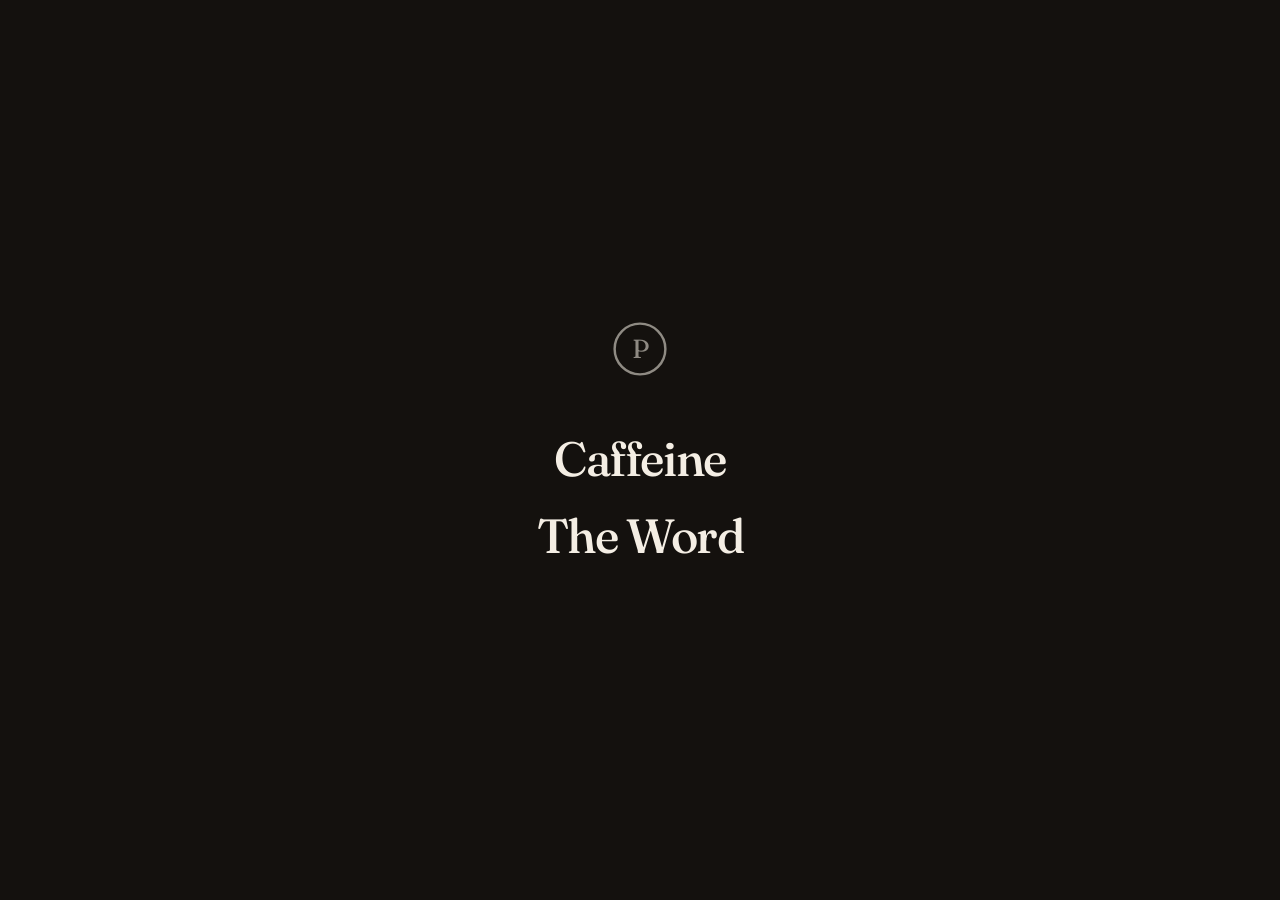
<file: index.html>
<!DOCTYPE html>
<html lang="en">

<head>
  <meta charset="utf-8" />
  <meta name="viewport" content="width=device-width, initial-scale=1, viewport-fit=cover" />
  <title>Circle P</title>
  <meta name="description" content="Small apps from Circle P — Caffeine, and The Word." />
  <meta name="theme-color" content="#14110e" />
  <meta name="color-scheme" content="dark" />
  <link rel="canonical" href="https://eprothro.github.io/apps/" />
  <link rel="icon" href="https://eprothro.github.io/apps/favicon.svg" type="image/svg+xml" />
  <link rel="icon" href="https://eprothro.github.io/apps/favicon.png" type="image/png" sizes="32x32" />
  <link rel="apple-touch-icon" href="https://eprothro.github.io/apps/apple-touch-icon.png" sizes="180x180" />
  <meta property="og:type" content="website" />
  <meta property="og:site_name" content="Circle P" />
  <meta property="og:locale" content="en_US" />
  <meta property="og:url" content="https://eprothro.github.io/apps/" />
  <meta property="og:title" content="Circle P" />
  <meta property="og:description" content="Small apps from Circle P — Caffeine, and The Word." />
  <meta property="og:image" content="https://eprothro.github.io/apps/og/home.jpg" />
  <meta property="og:image:type" content="image/jpeg" />
  <meta property="og:image:width" content="1200" />
  <meta property="og:image:height" content="630" />
  <meta property="og:image:alt" content="Circle P — Caffeine and The Word" />
  <meta name="twitter:card" content="summary_large_image" />
  <meta name="twitter:title" content="Circle P" />
  <meta name="twitter:description" content="Small apps from Circle P — Caffeine, and The Word." />
  <meta name="twitter:image" content="https://eprothro.github.io/apps/og/home.jpg" />
  <script type="application/ld+json">
    {"@context":"https://schema.org","@type":"WebSite","name":"Circle P","url":"https://eprothro.github.io/apps/"}
  </script>
  <link rel="preconnect" href="https://fonts.googleapis.com" />
  <link rel="preconnect" href="https://fonts.gstatic.com" crossorigin />
  <link
    href="https://fonts.googleapis.com/css2?family=Fraunces:opsz,wght@9..144,500;9..144,600&family=Outfit:wght@400;500;600&display=swap"
    rel="stylesheet" />
  <link rel="stylesheet" href="shared.css?v=3" />
</head>

<body class="home">
  <main class="home-stage">
    <h1 class="home-brand">
      <svg viewBox="0 0 32 32" width="56" height="56" aria-hidden="true">
        <circle cx="16" cy="16" r="14.5" fill="none" stroke="currentColor" stroke-width="1.4" />
        <text x="16" y="21" text-anchor="middle" font-size="15" font-family="Fraunces, Georgia, serif"
          fill="currentColor">
          P
        </text>
      </svg>
      <span class="sr-only">Circle P</span>
    </h1>
    <nav class="home-apps" aria-label="Apps">
      <a href="caffeine/">Caffeine</a>
      <a href="the-word/">The Word</a>
    </nav>
  </main>
</body>

</html>
</file>
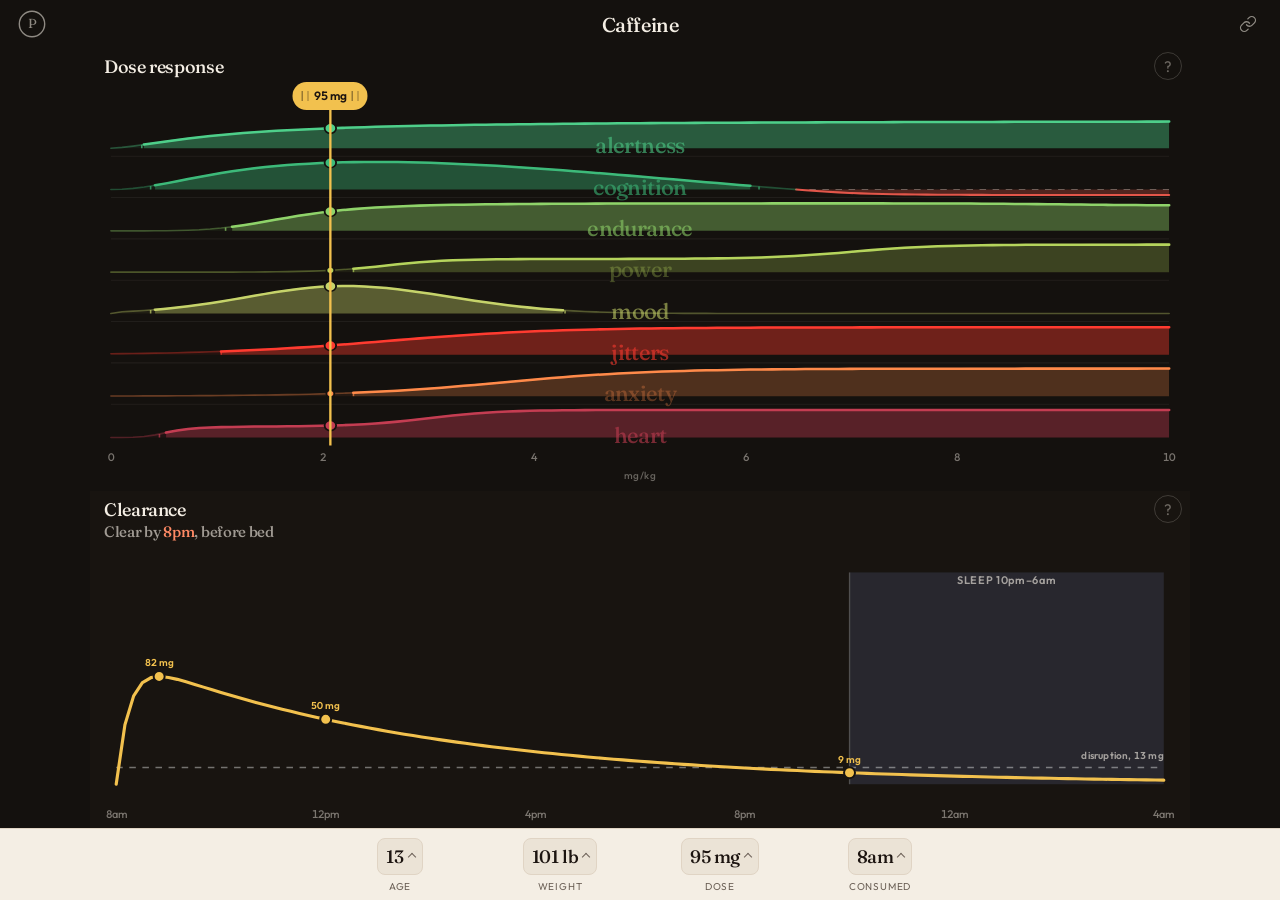
<file: caffeine/index.html>
<!DOCTYPE html>
<html lang="en">

<head>
  <meta charset="utf-8" />
  <meta name="viewport" content="width=device-width, initial-scale=1, viewport-fit=cover" />
  <title>Caffeine · Circle P</title>
  <meta name="description"
    content="See what a caffeine dose does at your age and weight — alertness, mood, heart, sleep — and how long it stays in you." />
  <meta name="theme-color" content="#14110e" />
  <meta name="color-scheme" content="dark" />
  <meta name="apple-mobile-web-app-title" content="Caffeine" />
  <link rel="canonical" href="https://eprothro.github.io/apps/caffeine/" />
  <link rel="icon" href="https://eprothro.github.io/apps/favicon.svg" type="image/svg+xml" />
  <link rel="icon" href="https://eprothro.github.io/apps/favicon.png" type="image/png" sizes="32x32" />
  <link rel="apple-touch-icon" href="https://eprothro.github.io/apps/apple-touch-icon.png" sizes="180x180" />
  <meta property="og:type" content="website" />
  <meta property="og:site_name" content="Circle P" />
  <meta property="og:locale" content="en_US" />
  <meta property="og:url" content="https://eprothro.github.io/apps/caffeine/" />
  <meta property="og:title" content="Caffeine · Circle P" />
  <meta property="og:description"
    content="See what a caffeine dose does at your age and weight — alertness, mood, heart, sleep — and how long it stays in you." />
  <meta property="og:image" content="https://eprothro.github.io/apps/og/caffeine.jpg" />
  <meta property="og:image:type" content="image/jpeg" />
  <meta property="og:image:width" content="1200" />
  <meta property="og:image:height" content="630" />
  <meta property="og:image:alt" content="Caffeine — Circle P" />
  <meta name="twitter:card" content="summary_large_image" />
  <meta name="twitter:title" content="Caffeine · Circle P" />
  <meta name="twitter:description"
    content="See what a caffeine dose does at your age and weight — alertness, mood, heart, sleep — and how long it stays in you." />
  <meta name="twitter:image" content="https://eprothro.github.io/apps/og/caffeine.jpg" />
  <link rel="preconnect" href="https://fonts.googleapis.com" />
  <link rel="preconnect" href="https://fonts.gstatic.com" crossorigin />
  <link
    href="https://fonts.googleapis.com/css2?family=Fraunces:opsz,wght@9..144,500;9..144,600&family=Outfit:wght@400;500;600&display=swap"
    rel="stylesheet" />
  <link rel="stylesheet" href="../shared.css?v=3" />
  <link rel="stylesheet" href="styles.css?v=35" />
</head>

<body>
  <h1 class="sr-only">Caffeine</h1>
  <header class="top">
    <a class="brand" href="../" aria-label="Circle P">
      <svg viewBox="0 0 32 32" width="28" height="28" aria-hidden="true">
        <circle cx="16" cy="16" r="14.5" fill="none" stroke="currentColor" stroke-width="1.6" />
        <text x="16" y="21" text-anchor="middle" font-size="15" font-family="Fraunces, Georgia, serif"
          fill="currentColor">P</text>
      </svg>
    </a>
    <button type="button" class="app-name" id="app-toggle" aria-expanded="false" aria-controls="app-menu">
      Caffeine
    </button>
    <button type="button" class="share" id="share" aria-label="Copy link" title="Copy link">
      <svg class="share-icon" viewBox="0 0 24 24" width="18" height="18" aria-hidden="true">
        <path fill="none" stroke="currentColor" stroke-width="1.7" stroke-linecap="round" stroke-linejoin="round"
          d="M10 13a5 5 0 0 0 7.54.54l3-3a5 5 0 0 0-7.07-7.07l-1.72 1.71" />
        <path fill="none" stroke="currentColor" stroke-width="1.7" stroke-linecap="round" stroke-linejoin="round"
          d="M14 11a5 5 0 0 0-7.54-.54l-3 3a5 5 0 0 0 7.07 7.07l1.71-1.71" />
      </svg>
      <svg class="share-check" viewBox="0 0 24 24" width="18" height="18" aria-hidden="true">
        <path fill="none" stroke="currentColor" stroke-width="1.7" stroke-linecap="round" stroke-linejoin="round"
          d="M20 6 9 17l-5-5" />
      </svg>
      <span class="share-tip" id="share-tip" hidden aria-hidden="true"></span>
    </button>
  </header>
  <span id="share-status" class="sr-only" role="status"></span>

  <div class="app-menu" id="app-menu" hidden>
    <a href="./" aria-current="page">Caffeine</a>
    <a href="../the-word/">The Word</a>
  </div>

  <main class="fold">
    <section class="panel" id="dose-panel">
      <div class="panel-head">
        <h2>Dose response</h2>
        <button type="button" class="help" data-flip="dose-panel" data-label="What these curves mean"
          aria-expanded="false" aria-controls="dose-notes" aria-label="What these curves mean">?</button>
      </div>
      <div class="flip">
        <div class="flip-inner">
          <div class="flip-front">
            <div class="dose-wrap">
              <div class="dose-hud" aria-hidden="true"></div>
              <div class="dose-plot">
                <svg id="dose-chart" viewBox="0 0 840 338" preserveAspectRatio="none" role="slider"
                  aria-label="Dose in milligrams" aria-valuemin="0" aria-valuemax="800"></svg>
                <div id="dose-stamps" class="dose-stamps" aria-hidden="true"></div>
              </div>
              <div class="dose-scale">
                <div id="dose-axis" class="dose-axis"></div>
                <p class="dose-unit">mg/kg</p>
              </div>
              <div id="dose-handle" class="dose-handle">
                <div id="dose-pill" class="dose-pill"></div>
              </div>
            </div>
          </div>
          <div class="flip-back">
            <p class="notes-lead" id="notes-lead">mg below are for 13 y, 101 lb</p>
            <dl id="dose-notes">
              <dt>Alertness</dt>
              <dd><span data-note="alertness"></span>
                <span class="cite">Lieberman 1987. Lieberman 2002, men ~24.</span>
              </dd>
              <dt>Cognition</dt>
              <dd><span data-note="cognition"></span>
                <span class="cite">Lieberman 1987. Childs &amp; de Wit 2006, adults 18–35. Kaplan 1997.</span>
              </dd>
              <dt>Endurance</dt>
              <dd><span data-note="endurance"></span>
                <span class="cite">Graham &amp; Spriet 1995, men ~20s. Southward 2018.</span>
              </dd>
              <dt>Power</dt>
              <dd><span data-note="power"></span>
                <span class="cite">Pallarés 2013, men ~25.</span>
              </dd>
              <dt>Speed</dt>
              <dd><span data-note="speed"></span>
                <span class="cite">Saville 2018. Salinero 2019. Christensen 2017.</span>
              </dd>
              <dt>Mood</dt>
              <dd><span data-note="mood"></span>
                <span class="cite">Smit &amp; Rogers 2000. Childs &amp; de Wit 2006. Griffiths, adults.</span>
              </dd>
              <dt>Jitters</dt>
              <dd><span data-note="jitters"></span>
                <span class="cite">Richardson 1995, adults.</span>
              </dd>
              <dt>Anxiety</dt>
              <dd><span data-note="anxiety"></span>
                <span class="cite">Childs &amp; de Wit 2006. Rogers 2010, adults.</span>
              </dd>
              <dt>Heart</dt>
              <dd><span data-note="heart"></span>
                <span class="cite">Temple 2014, ages 8–9 and 15–17. Turley 2008. Mandilaras 2022, mean age 14.5.</span>
              </dd>
            </dl>
          </div>
        </div>
      </div>
    </section>
    <section class="panel clear-panel" id="clear-panel">
      <div class="clear-head">
        <div class="panel-head">
          <h2>Clearance</h2>
          <button type="button" class="help" data-flip="clear-panel" data-label="What this chart means"
            aria-expanded="false" aria-controls="clear-notes" aria-label="What this chart means">?</button>
        </div>
        <p id="sleep-readout"></p>
      </div>
      <div class="flip">
        <div class="flip-inner">
          <div class="flip-front">
            <div class="clear-wrap">
              <svg id="clear-chart" viewBox="0 0 840 220" preserveAspectRatio="none" role="img"></svg>
              <div id="clear-marks" class="clear-marks" aria-hidden="true"></div>
              <div id="clear-axis" class="dose-axis" aria-hidden="true"></div>
            </div>
          </div>
          <div class="flip-back">
            <dl id="clear-notes">
              <dt>Uptake</dt>
              <dd><span data-note="uptake"></span>
                <span class="cite">Bonati 1982. Liguori 1997, adults, 400 mg. Brachtel 1988.</span>
              </dd>
              <dt>Metabolism rate</dt>
              <dd><span data-note="decay"></span>
                <span class="cite">EFSA 2015. Aranda 1979.</span>
              </dd>
              <dt>Sleep disruption</dt>
              <dd><span data-note="quiet"></span>
                <span class="cite">Landolt 1995, young men ~70 kg.</span>
              </dd>
            </dl>
          </div>
        </div>
      </div>
    </section>
  </main>

  <div class="scrim" id="scrim" hidden></div>

  <div class="sheet" id="sheet" hidden>
    <button type="button" class="sheet-dismiss" id="sheet-dismiss" aria-label="Close editor">
      <span aria-hidden="true"></span>
    </button>
    <div class="editor" data-editor="age">
      <div class="chips" id="age-chips"></div>
      <input id="age-range" type="range" min="8" max="80" step="1" value="13" />
      <div class="stepper">
        <button type="button" id="age-down" aria-label="Younger">−</button>
        <div class="stepper-value">
          <input id="age-input" type="number" min="8" max="80" step="1" value="13" />
          <span>yr</span>
        </div>
        <button type="button" id="age-up" aria-label="Older">+</button>
      </div>
      <p class="meta" aria-hidden="true">&nbsp;</p>
    </div>

    <div class="editor" data-editor="weight">
      <div class="chips" id="weight-chips"></div>
      <input id="weight-range" type="range" min="40" max="400" step="1" value="101" />
      <div class="stepper">
        <button type="button" id="weight-down" aria-label="Lighter">−</button>
        <div class="stepper-value">
          <input id="weight-input" type="number" min="40" max="400" step="1" value="101" />
          <span>lb</span>
        </div>
        <button type="button" id="weight-up" aria-label="Heavier">+</button>
      </div>
      <p class="meta" id="weight-kg">46 kg</p>
    </div>

    <div class="editor" data-editor="dose">
      <div class="chips" id="drinks"></div>
      <input id="dose-range" type="range" min="0" max="400" step="1" value="95" />
      <div class="stepper">
        <button type="button" id="dose-down" aria-label="Less">−</button>
        <div class="stepper-value">
          <input id="dose-input" type="number" min="0" max="800" step="1" value="95" />
          <span>mg</span>
        </div>
        <button type="button" id="dose-up" aria-label="More">+</button>
      </div>
      <p class="meta" id="dose-meta">2.1 mg/kg</p>
    </div>

    <div class="editor editor-split" data-editor="time">
      <div class="editor-col">
        <div class="chips" id="consume-chips"></div>
        <input id="consume-range" type="range" min="300" max="1320" step="15" value="480" />
        <div class="stepper">
          <button type="button" id="consume-down" aria-label="Earlier">−</button>
          <div class="stepper-value">
            <span id="consume-display" class="stepper-clock">8am</span>
          </div>
          <button type="button" id="consume-up" aria-label="Later">+</button>
        </div>
        <p class="meta">consumed</p>
      </div>
      <div class="editor-col">
        <div class="chips" id="bed-chips"></div>
        <input id="bed-range" type="range" min="1080" max="1560" step="15" value="1320" />
        <div class="stepper">
          <button type="button" id="bed-down" aria-label="Earlier bedtime">−</button>
          <div class="stepper-value">
            <span id="bed-display" class="stepper-clock">10pm</span>
          </div>
          <button type="button" id="bed-up" aria-label="Later bedtime">+</button>
        </div>
        <p class="meta">bedtime</p>
      </div>
    </div>
  </div>

  <nav class="tray" aria-label="Inputs">
    <div class="tray-inner">
      <button type="button" class="tray-item" data-sheet="age">
        <span class="tray-field">
          <strong id="tray-age">13</strong>
          <span class="tray-caret" aria-hidden="true"></span>
        </span>
        <span>age</span>
      </button>
      <button type="button" class="tray-item" data-sheet="weight">
        <span class="tray-field">
          <strong id="tray-weight">101 lb</strong>
          <span class="tray-caret" aria-hidden="true"></span>
        </span>
        <span>weight</span>
      </button>
      <button type="button" class="tray-item" data-sheet="dose">
        <span class="tray-field">
          <strong id="tray-dose">95 mg</strong>
          <span class="tray-caret" aria-hidden="true"></span>
        </span>
        <span>dose</span>
      </button>
      <button type="button" class="tray-item" data-sheet="time">
        <span class="tray-field">
          <strong id="tray-time">8am</strong>
          <span class="tray-caret" aria-hidden="true"></span>
        </span>
        <span>consumed</span>
      </button>
    </div>
  </nav>

  <script src="app.js?v=51"></script>
</body>

</html>
</file>
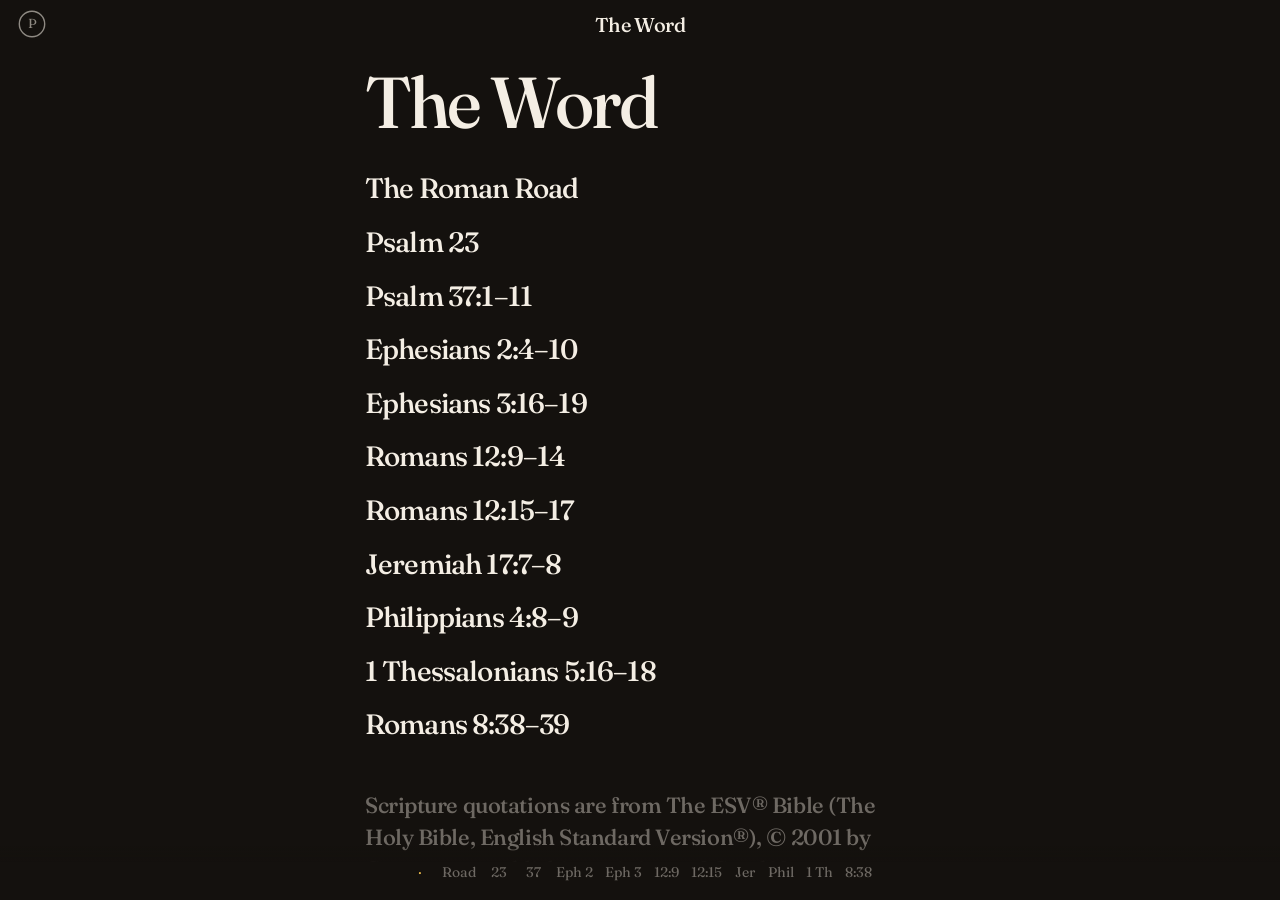
<file: the-word/index.html>
<!DOCTYPE html>
<html lang="en">

<head>
  <meta charset="utf-8" />
  <meta name="viewport" content="width=device-width, initial-scale=1, viewport-fit=cover" />
  <title>The Word · Circle P</title>
  <meta name="description"
    content="Passages from the English Standard Version — the Roman Road, Psalm 23, and others." />
  <meta name="theme-color" content="#14110e" />
  <meta name="color-scheme" content="light" />
  <meta name="apple-mobile-web-app-title" content="The Word" />
  <link rel="canonical" href="https://eprothro.github.io/apps/the-word/" />
  <link rel="icon" href="https://eprothro.github.io/apps/favicon.svg" type="image/svg+xml" />
  <link rel="icon" href="https://eprothro.github.io/apps/favicon.png" type="image/png" sizes="32x32" />
  <link rel="apple-touch-icon" href="https://eprothro.github.io/apps/apple-touch-icon.png" sizes="180x180" />
  <meta property="og:type" content="website" />
  <meta property="og:site_name" content="Circle P" />
  <meta property="og:locale" content="en_US" />
  <meta property="og:url" content="https://eprothro.github.io/apps/the-word/" />
  <meta property="og:title" content="The Word · Circle P" />
  <meta property="og:description"
    content="Passages from the English Standard Version — the Roman Road, Psalm 23, and others." />
  <meta property="og:image" content="https://eprothro.github.io/apps/og/the-word.jpg" />
  <meta property="og:image:type" content="image/jpeg" />
  <meta property="og:image:width" content="1200" />
  <meta property="og:image:height" content="630" />
  <meta property="og:image:alt" content="The Word — Circle P" />
  <meta name="twitter:card" content="summary_large_image" />
  <meta name="twitter:title" content="The Word · Circle P" />
  <meta name="twitter:description"
    content="Passages from the English Standard Version — the Roman Road, Psalm 23, and others." />
  <meta name="twitter:image" content="https://eprothro.github.io/apps/og/the-word.jpg" />
  <link rel="preconnect" href="https://fonts.googleapis.com" />
  <link rel="preconnect" href="https://fonts.gstatic.com" crossorigin />
  <link
    href="https://fonts.googleapis.com/css2?family=Fraunces:opsz,wght@9..144,500;9..144,600&family=Outfit:wght@400;500;600&display=swap"
    rel="stylesheet" />
  <link rel="stylesheet" href="../shared.css?v=3" />
  <link rel="stylesheet" href="styles.css?v=2" />
</head>

<body>
  <header class="top">
    <a class="brand" href="../" aria-label="Circle P">
      <svg viewBox="0 0 32 32" width="28" height="28" aria-hidden="true">
        <circle cx="16" cy="16" r="14.5" fill="none" stroke="currentColor" stroke-width="1.6" />
        <text x="16" y="21" text-anchor="middle" font-size="15" font-family="Fraunces, Georgia, serif"
          fill="currentColor">P</text>
      </svg>
    </a>
    <button type="button" class="app-name" id="app-toggle" aria-expanded="false" aria-controls="app-menu">
      The Word
    </button>
    <span class="top-spacer" aria-hidden="true"></span>
  </header>

  <div class="app-menu" id="app-menu" hidden>
    <a href="../caffeine/">Caffeine</a>
    <a href="./" aria-current="page">The Word</a>
  </div>

  <main class="walk" id="walk">
    <section class="station station-home" id="home">
      <div class="sheet">
        <h1>The Word</h1>
        <nav class="toc" aria-label="Passages">
          <a href="#roman-road">The Roman Road</a>
          <a href="#psalm-23">Psalm 23</a>
          <a href="#psalm-37">Psalm 37:1–11</a>
          <a href="#eph-2">Ephesians 2:4–10</a>
          <a href="#eph-3">Ephesians 3:16–19</a>
          <a href="#rom-12a">Romans 12:9–14</a>
          <a href="#rom-12b">Romans 12:15–17</a>
          <a href="#jer-17">Jeremiah 17:7–8</a>
          <a href="#phil-4">Philippians 4:8–9</a>
          <a href="#thess-5">1 Thessalonians 5:16–18</a>
          <a href="#rom-8">Romans 8:38–39</a>
        </nav>
        <p class="notice">Scripture quotations are from The ESV® Bible (The Holy Bible, English Standard Version®), ©
          2001 by Crossway, a publishing ministry of Good News Publishers. Used by permission. All rights reserved.</p>
      </div>
    </section>

    <article class="station" id="roman-road">
      <div class="sheet">
        <h2>The Roman Road</h2>
        <h3>Romans 3:23</h3>
        <p>For all have sinned and fall short of the glory of God.</p>
        <h3>Romans 6:23</h3>
        <p>For the wages of sin is death, but the free gift of God is eternal life in Christ Jesus our Lord.</p>
        <h3>Romans 5:8</h3>
        <p>But God shows his love for us in that while we were still sinners, Christ died for us.</p>
        <h3>Romans 10:9–10</h3>
        <p>Because, if you confess with your mouth that Jesus is Lord and believe in your heart that God raised him from
          the dead, you will be saved. For with the heart one believes and is justified, and with the mouth one
          confesses and is saved.</p>
        <h3>Romans 10:13</h3>
        <p>For “everyone who calls on the name of the Lord will be saved.”</p>
      </div>
    </article>

    <article class="station" id="psalm-23">
      <div class="sheet">
        <h2>Psalm 23</h2>
        <p class="kicker">A Psalm of David</p>
        <div class="poem">
          <p>The Lord is my shepherd; I shall not want.<br />
            He makes me lie down in green pastures.<br />
            He leads me beside still waters.<br />
            He restores my soul.<br />
            He leads me in paths of righteousness<br />
            <span class="indent">for his name’s sake.</span>
          </p>
          <p>Even though I walk through the valley of the shadow of death,<br />
            <span class="indent">I will fear no evil,</span><br />
            for you are with me;<br />
            <span class="indent">your rod and your staff,</span><br />
            <span class="indent">they comfort me.</span>
          </p>
          <p>You prepare a table before me<br />
            <span class="indent">in the presence of my enemies;</span><br />
            you anoint my head with oil;<br />
            <span class="indent">my cup overflows.</span><br />
            Surely goodness and mercy shall follow me<br />
            <span class="indent">all the days of my life,</span><br />
            and I shall dwell in the house of the Lord<br />
            <span class="indent">forever.</span>
          </p>
        </div>
      </div>
    </article>

    <article class="station" id="psalm-37">
      <div class="sheet">
        <h2>Psalm 37:1–11</h2>
        <p class="kicker">Of David</p>
        <div class="poem">
          <p>Fret not yourself because of evildoers;<br />
            <span class="indent">be not envious of wrongdoers!</span><br />
            For they will soon fade like the grass<br />
            <span class="indent">and wither like the green herb.</span>
          </p>
          <p>Trust in the Lord, and do good;<br />
            <span class="indent">dwell in the land and befriend faithfulness.</span><br />
            Delight yourself in the Lord,<br />
            <span class="indent">and he will give you the desires of your heart.</span>
          </p>
          <p>Commit your way to the Lord;<br />
            <span class="indent">trust in him, and he will act.</span><br />
            He will bring forth your righteousness as the light,<br />
            <span class="indent">and your justice as the noonday.</span>
          </p>
          <p>Be still before the Lord and wait patiently for him;<br />
            fret not yourself over the one who prospers in his way,<br />
            <span class="indent">over the man who carries out evil devices!</span>
          </p>
          <p>Refrain from anger, and forsake wrath!<br />
            <span class="indent">Fret not yourself; it tends only to evil.</span><br />
            For the evildoers shall be cut off,<br />
            <span class="indent">but those who wait for the Lord shall inherit the land.</span>
          </p>
          <p>In just a little while, the wicked will be no more;<br />
            though you look carefully at his place, he will not be there.<br />
            But the meek shall inherit the land<br />
            <span class="indent">and delight themselves in abundant peace.</span>
          </p>
        </div>
      </div>
    </article>

    <article class="station" id="eph-2">
      <div class="sheet">
        <h2>Ephesians 2:4–10</h2>
        <p>But God, being rich in mercy, because of the great love with which he loved us, even when we were dead in our
          trespasses, made us alive together with Christ—by grace you have been saved—and raised us up with him and
          seated us with him in the heavenly places in Christ Jesus, so that in the coming ages he might show the
          immeasurable riches of his grace in kindness toward us in Christ Jesus.</p>
        <p>For by grace you have been saved through faith. And this is not your own doing; it is the gift of God, not a
          result of works, so that no one may boast.</p>
        <p>For we are his workmanship, created in Christ Jesus for good works, which God prepared beforehand, that we
          should walk in them.</p>
      </div>
    </article>

    <article class="station" id="eph-3">
      <div class="sheet">
        <h2>Ephesians 3:16–19</h2>
        <p>…that according to the riches of his glory he may grant you to be strengthened with power through his Spirit
          in your inner being, so that Christ may dwell in your hearts through faith—that you, being rooted and grounded
          in love, may have strength to comprehend with all the saints what is the breadth and length and height and
          depth, and to know the love of Christ that surpasses knowledge, that you may be filled with all the fullness
          of God.</p>
      </div>
    </article>

    <article class="station" id="rom-12a">
      <div class="sheet">
        <h2>Romans 12:9–14</h2>
        <p>Let love be genuine. Abhor what is evil; hold fast to what is good. Love one another with brotherly
          affection. Outdo one another in showing honor. Do not be slothful in zeal, be fervent in spirit, serve the
          Lord. Rejoice in hope, be patient in tribulation, be constant in prayer. Contribute to the needs of the saints
          and seek to show hospitality.</p>
        <p>Bless those who persecute you; bless and do not curse them.</p>
      </div>
    </article>

    <article class="station" id="rom-12b">
      <div class="sheet">
        <h2>Romans 12:15–17</h2>
        <p>Rejoice with those who rejoice, weep with those who weep. Live in harmony with one another. Do not be
          haughty, but associate with the lowly. Never be wise in your own sight. Repay no one evil for evil, but give
          thought to do what is honorable in the sight of all.</p>
      </div>
    </article>

    <article class="station" id="jer-17">
      <div class="sheet">
        <h2>Jeremiah 17:7–8</h2>
        <div class="poem">
          <p>“Blessed is the man who trusts in the Lord,<br />
            <span class="indent">whose trust is the Lord.</span><br />
            He is like a tree planted by water,<br />
            <span class="indent">that sends out its roots by the stream,</span><br />
            and does not fear when heat comes,<br />
            <span class="indent">for its leaves remain green,</span><br />
            and is not anxious in the year of drought,<br />
            <span class="indent">for it does not cease to bear fruit.”</span>
          </p>
        </div>
      </div>
    </article>

    <article class="station" id="phil-4">
      <div class="sheet">
        <h2>Philippians 4:8–9</h2>
        <p>Finally, brothers, whatever is true, whatever is honorable, whatever is just, whatever is pure, whatever is
          lovely, whatever is commendable, if there is any excellence, if there is anything worthy of praise, think
          about these things. What you have learned and received and heard and seen in me—practice these things, and the
          God of peace will be with you.</p>
      </div>
    </article>

    <article class="station" id="thess-5">
      <div class="sheet">
        <h2>1 Thessalonians 5:16–18</h2>
        <p>Rejoice always, pray without ceasing, give thanks in all circumstances; for this is the will of God in Christ
          Jesus for you.</p>
      </div>
    </article>

    <article class="station" id="rom-8">
      <div class="sheet">
        <h2>Romans 8:38–39</h2>
        <p>For I am sure that neither death nor life, nor angels nor rulers, nor things present nor things to come, nor
          powers, nor height nor depth, nor anything else in all creation, will be able to separate us from the love of
          God in Christ Jesus our Lord.</p>
      </div>
    </article>
  </main>

  <nav class="path" id="path" aria-label="Passages">
    <a href="#home" data-station="home" aria-label="Contents">·</a>
    <a href="#roman-road" data-station="roman-road">Road</a>
    <a href="#psalm-23" data-station="psalm-23">23</a>
    <a href="#psalm-37" data-station="psalm-37">37</a>
    <a href="#eph-2" data-station="eph-2">Eph 2</a>
    <a href="#eph-3" data-station="eph-3">Eph 3</a>
    <a href="#rom-12a" data-station="rom-12a">12:9</a>
    <a href="#rom-12b" data-station="rom-12b">12:15</a>
    <a href="#jer-17" data-station="jer-17">Jer</a>
    <a href="#phil-4" data-station="phil-4">Phil</a>
    <a href="#thess-5" data-station="thess-5">1 Th</a>
    <a href="#rom-8" data-station="rom-8">8:38</a>
  </nav>

  <script src="app.js"></script>
</body>

</html>
</file>
<file: shared.css>
:root {
  --bg: #efe6d6;
  --ink: #1c1410;
  --ink-soft: #5c5046;
  --paper: #fff8ee;
  --rule: #d9cbb6;
  --stage: #14110e;
  --serif: "Fraunces", "Iowan Old Style", Georgia, serif;
  --sans: "Outfit", "Avenir Next", "Segoe UI", sans-serif;
}

* {
  box-sizing: border-box;
}

html {
  background: var(--bg);
}

body {
  margin: 0;
  color: var(--ink);
  background: var(--bg);
  font-family: var(--sans);
  font-size: 17px;
  line-height: 1.5;
}

a {
  color: inherit;
}

.sr-only {
  position: absolute;
  width: 1px;
  height: 1px;
  padding: 0;
  margin: -1px;
  overflow: hidden;
  clip: rect(0, 0, 0, 0);
  white-space: nowrap;
  border: 0;
}

.home {
  color: #f4eee4;
  background: var(--stage);
}

.home html,
html:has(.home) {
  background: var(--stage);
}

.home-stage {
  display: flex;
  flex-direction: column;
  align-items: center;
  justify-content: center;
  gap: 48px;
  min-height: 100dvh;
  padding: max(32px, env(safe-area-inset-top)) 24px max(40px, env(safe-area-inset-bottom));
}

.home-brand {
  margin: 0;
  color: rgba(244, 238, 228, 0.55);
  font-size: inherit;
  font-weight: inherit;
  line-height: 0;
}

.home-apps {
  display: flex;
  flex-direction: column;
  align-items: center;
  gap: 8px;
}

.home-apps a {
  padding: 8px 12px;
  font-family: var(--serif);
  font-size: clamp(32px, 8vw, 48px);
  font-weight: 500;
  letter-spacing: -0.03em;
  line-height: 1.1;
  text-decoration: none;
}

.home-apps a:hover {
  color: #f2c14e;
}
</file>
<file: caffeine/styles.css>
:root {
  --stage: #14110e;
  --paper: #f4eee4;
  --ink: #1c1410;
  --muted: #6d6258;
  --line: #e0d4c4;
  --mark: #f2c14e;
  --header: 48px;
  --tray: 72px;
  --serif: "Fraunces", "Iowan Old Style", Georgia, serif;
  --sans: "Outfit", "Avenir Next", "Segoe UI", sans-serif;
}

* {
  box-sizing: border-box;
}

html,
body {
  margin: 0;
  min-height: 100%;
  background: var(--stage);
  color: var(--paper);
  font-family: var(--sans);
  user-select: none;
  touch-action: manipulation;
}

button,
a {
  touch-action: manipulation;
}

.top {
  position: sticky;
  top: 0;
  z-index: 6;
  display: grid;
  grid-template-columns: 44px 1fr 44px;
  align-items: center;
  height: calc(var(--header) + env(safe-area-inset-top));
  padding: env(safe-area-inset-top) 10px 0;
  background: var(--stage);
}

.brand {
  display: grid;
  place-items: center;
  width: 44px;
  height: 44px;
  color: rgba(244, 238, 228, 0.55);
  text-decoration: none;
}

.brand:hover {
  color: var(--paper);
}

.app-name {
  justify-self: center;
  padding: 6px 12px;
  border: 0;
  background: transparent;
  color: var(--paper);
  font-family: var(--serif);
  font-size: 20px;
  font-weight: 500;
  letter-spacing: -0.02em;
  cursor: pointer;
}

.app-name[aria-expanded="true"] {
  color: var(--mark);
}

.share {
  position: relative;
  display: grid;
  place-items: center;
  width: 44px;
  height: 44px;
  justify-self: center;
  padding: 0;
  border: 0;
  background: transparent;
  color: rgba(244, 238, 228, 0.55);
  cursor: pointer;
}

.share:hover,
.share:focus-visible {
  color: var(--paper);
}

.share.is-copied {
  color: var(--mark);
}

.share:focus-visible {
  outline: 1px solid var(--mark);
  outline-offset: -6px;
  border-radius: 8px;
}

.share-check {
  display: none;
}

.share.is-copied .share-icon {
  display: none;
}

.share.is-copied .share-check {
  display: block;
}

.share-tip {
  position: absolute;
  top: 50%;
  right: calc(100% - 4px);
  transform: translateY(-50%);
  padding: 3px 7px;
  border-radius: 999px;
  background: var(--mark);
  color: var(--ink);
  font-family: var(--sans);
  font-size: 11px;
  font-weight: 600;
  letter-spacing: 0.01em;
  line-height: 1.2;
  white-space: nowrap;
  pointer-events: none;
}

.app-menu:not([hidden]) {
  position: sticky;
  top: calc(var(--header) + env(safe-area-inset-top));
  z-index: 6;
  display: flex;
  flex-direction: column;
  padding: 4px 16px 12px;
  background: var(--stage);
  border-bottom: 1px solid rgba(244, 238, 228, 0.08);
}

.app-menu a {
  padding: 12px 8px;
  color: var(--paper);
  font-size: 16px;
  text-decoration: none;
}

.app-menu a[aria-current="page"] {
  color: var(--mark);
}

.fold {
  display: flex;
  flex-direction: column;
  height: calc(100dvh - var(--header) - var(--tray) - env(safe-area-inset-top) - env(safe-area-inset-bottom));
}

.panel {
  display: flex;
  flex-direction: column;
  min-height: 0;
  flex: 1.55 1 0;
}

.panel:not(.clear-panel) {
  margin-bottom: 8px;
}

.clear-panel {
  flex: 1.2 1 0;
  background: #181410;
}

.panel-head {
  display: flex;
  align-items: center;
  justify-content: space-between;
  gap: 8px;
  min-height: 32px;
  padding: 4px 8px 0 14px;
}

.panel h2 {
  margin: 0;
  font-family: var(--serif);
  font-size: 18px;
  font-weight: 500;
  letter-spacing: -0.02em;
  color: var(--paper);
}

.help {
  flex: 0 0 auto;
  width: 28px;
  height: 28px;
  border: 1px solid rgba(244, 238, 228, 0.18);
  border-radius: 50%;
  background: transparent;
  color: rgba(244, 238, 228, 0.4);
  font-family: var(--sans);
  font-size: 15px;
  font-weight: 400;
  line-height: 1;
  cursor: pointer;
}

.help[aria-expanded="true"] {
  border-color: var(--mark);
  color: var(--mark);
  font-size: 18px;
}

.clear-head {
  display: flex;
  flex-direction: column;
  gap: 0;
  padding: 0;
}

.clear-head .panel-head {
  padding-bottom: 0;
}

.clear-head #sleep-readout {
  padding: 0 14px 2px;
}

.panel.is-flipped #sleep-readout {
  display: none;
}

.flip {
  flex: 1 1 auto;
  min-height: 0;
  perspective: 900px;
}

.flip-inner {
  position: relative;
  width: 100%;
  height: 100%;
  transition: transform 0.4s ease;
  transform-style: preserve-3d;
}

.panel.is-flipped .flip-inner {
  transform: rotateY(180deg);
}

.flip-front,
.flip-back {
  position: absolute;
  inset: 0;
  overflow: hidden;
  backface-visibility: hidden;
  -webkit-backface-visibility: hidden;
}

.flip-front {
  display: flex;
  flex-direction: column;
  pointer-events: auto;
}

.panel.is-flipped .flip-front {
  pointer-events: none;
}

.panel.is-flipped .dose-handle,
.panel.is-flipped .clear-marks {
  visibility: hidden;
}

.flip-back {
  pointer-events: none;
}

.panel.is-flipped .flip-back {
  pointer-events: auto;
}

.flip-front .dose-wrap,
.flip-front .clear-wrap,
.flip-front > svg {
  flex: 1 1 auto;
  min-height: 0;
  height: 100%;
}

.flip-back {
  overflow: auto;
  padding: 4px 14px 14px;
  transform: rotateY(180deg);
  user-select: text;
  -webkit-overflow-scrolling: touch;
}

.notes-lead {
  margin: 0 0 10px;
  font-size: 11px;
  letter-spacing: 0.04em;
  text-align: center;
  color: rgba(244, 238, 228, 0.4);
}

.flip-back dl {
  margin: 0;
}

.flip-back dt {
  margin: 12px 0 4px;
  font-family: var(--serif);
  font-size: clamp(16px, 4.8vw, 22px);
  font-weight: 500;
  letter-spacing: -0.03em;
  line-height: 0.95;
  text-align: center;
  color: var(--paper);
}

.flip-back dt:first-child {
  margin-top: 2px;
}

.flip-back dd {
  margin: 0 auto;
  max-width: 34em;
  font-size: 13px;
  line-height: 1.35;
  color: rgba(244, 238, 228, 0.78);
}

.flip-back .cite {
  display: block;
  margin-top: 3px;
  font-size: 11px;
  color: rgba(244, 238, 228, 0.4);
}

.clear-head p {
  margin: 0;
  font-family: var(--serif);
  font-size: 15px;
  font-weight: 500;
  letter-spacing: -0.02em;
  line-height: 1.25;
  color: rgba(244, 238, 228, 0.62);
}

.clear-head em {
  font-style: normal;
  color: #ff8a65;
}

.panel svg {
  display: block;
  width: 100%;
  flex: 1 1 auto;
  min-height: 0;
  touch-action: none;
  cursor: ew-resize;
}

.dose-wrap {
  position: relative;
  display: flex;
  flex-direction: column;
  flex: 1 1 auto;
  min-height: 0;
}

.dose-plot {
  position: relative;
  flex: 1 1 auto;
  min-height: 0;
}

.dose-plot svg,
.clear-wrap svg {
  display: block;
  width: 100%;
  height: 100%;
}

.clear-wrap {
  position: relative;
  flex: 1 1 auto;
  min-height: 0;
}

.dose-hud {
  position: relative;
  flex: 0 0 auto;
  height: 28px;
  pointer-events: none;
}

.dose-handle {
  position: absolute;
  top: 0;
  bottom: 0;
  z-index: 3;
  display: flex;
  flex-direction: column;
  align-items: center;
  padding-top: 2px;
  width: max-content;
  min-width: 48px;
  transform: translateX(-50%);
  cursor: ew-resize;
  touch-action: none;
  backface-visibility: hidden;
  -webkit-backface-visibility: hidden;
}

.dose-pill {
  display: flex;
  align-items: center;
  gap: 5px;
  padding: 5px 9px;
  border-radius: 999px;
  background: var(--mark);
  color: var(--ink);
  font-family: var(--sans);
  font-size: 12px;
  font-weight: 600;
  font-variant-numeric: tabular-nums;
  letter-spacing: 0;
  white-space: nowrap;
}

.dose-pill::before,
.dose-pill::after {
  content: "";
  width: 7px;
  height: 10px;
  opacity: 0.42;
  background:
    linear-gradient(currentColor, currentColor) left / 1.5px 100% no-repeat,
    linear-gradient(currentColor, currentColor) right / 1.5px 100% no-repeat;
}

.dose-scale {
  flex: 0 0 auto;
  padding: 2px 0 0;
}

.dose-axis {
  position: relative;
  height: 13px;
}

.dose-axis span {
  position: absolute;
  top: 0;
  color: rgba(244, 238, 228, 0.45);
  font-family: var(--sans);
  font-size: 11px;
  font-weight: 500;
  font-variant-numeric: tabular-nums;
  letter-spacing: 0;
  line-height: 1;
  transform: translateX(-50%);
  white-space: nowrap;
}

.dose-unit {
  margin: 3px 0 0;
  text-align: center;
  font-family: var(--sans);
  font-size: 10px;
  font-weight: 500;
  letter-spacing: 0.04em;
  color: rgba(244, 238, 228, 0.38);
}

.clear-marks {
  position: absolute;
  inset: 0;
  pointer-events: none;
}

.clear-mark {
  position: absolute;
  transform: translate(-50%, -140%);
  color: #f2c14e;
  font-family: var(--sans);
  font-size: 10px;
  font-weight: 600;
  font-variant-numeric: tabular-nums;
  letter-spacing: 0;
  white-space: nowrap;
}

.sleep-band-label,
.quiet-label {
  position: absolute;
  transform: translateX(-50%);
  color: rgba(244, 238, 228, 0.62);
  font-family: var(--sans);
  font-weight: 600;
  letter-spacing: 0.06em;
  white-space: nowrap;
  text-align: center;
}

.sleep-band-label {
  font-size: 11px;
}

.quiet-label {
  transform: translate(-100%, -130%);
  text-align: right;
  font-size: 10px;
  font-variant-numeric: tabular-nums;
  letter-spacing: 0.02em;
}

#clear-axis {
  position: absolute;
  left: 0;
  right: 0;
  bottom: 3px;
  height: 16px;
  pointer-events: none;
}

.dose-stamps {
  position: absolute;
  inset: 0;
  pointer-events: none;
}

.ridge-stamp {
  position: absolute;
  left: 0;
  right: 0;
  display: flex;
  align-items: flex-end;
  justify-content: center;
  font-family: var(--serif);
  font-size: clamp(16px, 4.8vw, 22px);
  font-weight: 500;
  letter-spacing: -0.03em;
  line-height: 0.9;
}

.scrim {
  position: fixed;
  inset: 0;
  z-index: 8;
  background: rgba(10, 8, 6, 0.35);
}

.sheet {
  position: fixed;
  left: 0;
  right: 0;
  bottom: calc(var(--tray) + env(safe-area-inset-bottom));
  z-index: 9;
  padding: 2px 16px 14px;
  background: var(--paper);
  color: var(--ink);
  border-top: 1px solid var(--line);
}

.sheet-dismiss {
  display: flex;
  align-items: center;
  justify-content: center;
  width: calc(100% + 32px);
  height: 30px;
  margin: 0 -16px 2px;
  padding: 0;
  border: 0;
  background: transparent;
  cursor: pointer;
}

.sheet-dismiss span {
  width: 9px;
  height: 9px;
  margin-top: -1px;
  border-right: 1.6px solid var(--muted);
  border-bottom: 1.6px solid var(--muted);
  transform: rotate(45deg);
}

.sheet-dismiss:hover span {
  border-color: var(--ink);
}

.editor {
  display: none;
  min-height: 168px;
}

.sheet[data-open="age"] [data-editor="age"],
.sheet[data-open="weight"] [data-editor="weight"],
.sheet[data-open="dose"] [data-editor="dose"] {
  display: flex;
  flex-direction: column;
}

.sheet[data-open="time"] [data-editor="time"] {
  display: grid;
  grid-template-columns: 1fr 1fr;
  gap: 12px;
}

.editor-col {
  min-width: 0;
  display: flex;
  flex-direction: column;
}

.field-label {
  margin: 12px 0 8px;
  font-size: 11px;
  font-weight: 600;
  letter-spacing: 0.1em;
  text-transform: uppercase;
  color: var(--muted);
}

.field-label:first-child {
  margin-top: 0;
}

.stepper {
  display: flex;
  align-items: center;
  justify-content: space-between;
  gap: 8px;
}

.stepper button,
.chip {
  min-height: 44px;
  border: 1px solid var(--line);
  background: transparent;
  color: var(--ink);
  font: inherit;
  cursor: pointer;
}

.stepper button {
  flex: 0 0 48px;
  width: 48px;
  font-size: 24px;
  line-height: 1;
  padding: 0;
}

.stepper-value {
  display: flex;
  align-items: baseline;
  justify-content: center;
  gap: 8px;
  flex: 1 1 auto;
  min-width: 0;
}

.stepper-value input {
  width: 3.15em;
  min-width: 3.15em;
  border: 0;
  padding: 0;
  background: transparent;
  color: var(--ink);
  font-family: var(--serif);
  font-size: clamp(36px, 11vw, 44px);
  font-weight: 500;
  letter-spacing: -0.03em;
  text-align: right;
  font-variant-numeric: tabular-nums;
  appearance: textfield;
  -webkit-appearance: none;
}

.stepper-value input::-webkit-outer-spin-button,
.stepper-value input::-webkit-inner-spin-button {
  -webkit-appearance: none;
  margin: 0;
}

.stepper-value input + span,
.meta {
  color: var(--muted);
  font-size: 14px;
}

.meta {
  margin: 10px 0 0;
  text-align: center;
  min-height: 1.2em;
}

.stepper-clock {
  display: block;
  min-width: 0;
  font-family: var(--serif);
  font-size: clamp(26px, 8vw, 34px);
  font-weight: 500;
  letter-spacing: -0.03em;
  line-height: 1;
  color: var(--ink);
  text-align: center;
  white-space: nowrap;
}

.editor-split .chips {
  margin-left: 0;
  margin-right: 0;
  padding-left: 0;
  padding-right: 0;
}

.editor-split .stepper {
  gap: 6px;
}

.editor-split .stepper button {
  flex: 0 0 44px;
  width: 44px;
}

.editor-split .stepper-value {
  min-width: 0;
}

.chips {
  display: flex;
  flex-wrap: nowrap;
  gap: 8px;
  margin: 0 -16px 10px;
  padding: 0 16px;
  overflow-x: auto;
  -webkit-overflow-scrolling: touch;
}

.chip {
  flex: 0 0 auto;
  padding: 0 12px;
  font-size: 14px;
}

.chip[aria-pressed="true"] {
  background: var(--ink);
  border-color: var(--ink);
  color: var(--paper);
}

input[type="range"] {
  width: 100%;
  margin: 2px 0 10px;
  accent-color: #c45e1a;
}

input[type="time"] {
  display: block;
  width: 100%;
  min-height: 44px;
  margin-bottom: 4px;
  padding: 0 10px;
  border: 1px solid var(--line);
  background: #fff8ee;
  color: var(--ink);
  font: inherit;
  font-size: 18px;
}

.tray {
  position: fixed;
  left: 0;
  right: 0;
  bottom: 0;
  z-index: 10;
  height: calc(var(--tray) + env(safe-area-inset-bottom));
  padding-bottom: env(safe-area-inset-bottom);
  background: var(--paper);
  color: var(--ink);
  border-top: 1px solid var(--line);
}

.tray-inner {
  display: grid;
  grid-template-columns: repeat(4, 1fr);
  height: var(--tray);
  max-width: 640px;
  margin: 0 auto;
}

.tray-item {
  display: flex;
  flex-direction: column;
  align-items: center;
  justify-content: center;
  gap: 4px;
  min-width: 0;
  padding: 6px 4px 5px;
  border: 0;
  background: transparent;
  color: inherit;
  font: inherit;
  cursor: pointer;
}

.tray-field {
  display: inline-flex;
  align-items: center;
  gap: 5px;
  max-width: 100%;
  padding: 4px 7px 4px 8px;
  border: 1px solid var(--line);
  border-radius: 8px;
  background: #ebe3d6;
}

.tray-item[aria-pressed="true"] .tray-field {
  border-color: var(--ink);
  background: #e0d4c4;
}

.tray-item strong {
  max-width: 100%;
  font-family: var(--serif);
  font-size: clamp(15px, 4.6vw, 18px);
  font-weight: 500;
  letter-spacing: -0.02em;
  white-space: nowrap;
  font-variant-numeric: tabular-nums;
}

.tray-caret {
  flex: 0 0 auto;
  width: 6px;
  height: 6px;
  margin-top: 1.5px;
  border-right: 1.5px solid var(--muted);
  border-bottom: 1.5px solid var(--muted);
  transform: rotate(-135deg);
  transition:
    transform 160ms ease,
    border-color 160ms ease;
}

.tray-item[aria-pressed="true"] .tray-caret {
  margin-top: -1px;
  border-color: var(--ink);
  transform: rotate(45deg);
}

.tray-item > span:last-child {
  font-size: 10px;
  letter-spacing: 0.08em;
  text-transform: uppercase;
  color: var(--muted);
}

[hidden] {
  display: none !important;
}

@media (min-width: 800px) {
  .sheet {
    left: 50%;
    right: auto;
    width: min(520px, 100%);
    transform: translateX(-50%);
    border: 1px solid var(--line);
    border-bottom: 0;
  }

  .fold {
    max-width: 1100px;
    margin: 0 auto;
  }
}
</file>
<file: the-word/styles.css>
:root {
  --stage: #14110e;
  --paper: #f4eee4;
  --mark: #f2c14e;
  --header: 48px;
  --path: 80px;
  --serif: "Fraunces", "Iowan Old Style", Georgia, serif;
  --sans: "Outfit", "Avenir Next", "Segoe UI", sans-serif;
}

* {
  box-sizing: border-box;
}

html,
body {
  margin: 0;
  min-height: 100%;
  background: var(--stage);
  color: var(--paper);
  font-family: var(--sans);
}

.top {
  position: sticky;
  top: 0;
  z-index: 6;
  display: grid;
  grid-template-columns: 44px 1fr 44px;
  align-items: center;
  height: calc(var(--header) + env(safe-area-inset-top));
  padding: env(safe-area-inset-top) 10px 0;
  background: var(--stage);
}

.brand {
  display: grid;
  place-items: center;
  width: 44px;
  height: 44px;
  color: rgba(244, 238, 228, 0.55);
  text-decoration: none;
}

.brand:hover {
  color: var(--paper);
}

.app-name {
  justify-self: center;
  padding: 6px 12px;
  border: 0;
  background: transparent;
  color: var(--paper);
  font-family: var(--serif);
  font-size: 20px;
  font-weight: 500;
  letter-spacing: -0.02em;
  cursor: pointer;
}

.app-name[aria-expanded="true"] {
  color: var(--mark);
}

.top-spacer {
  width: 44px;
}

.app-menu:not([hidden]) {
  position: sticky;
  top: calc(var(--header) + env(safe-area-inset-top));
  z-index: 6;
  display: flex;
  flex-direction: column;
  padding: 4px 16px 12px;
  background: var(--stage);
  border-bottom: 1px solid rgba(244, 238, 228, 0.08);
}

.app-menu a {
  padding: 12px 8px;
  color: var(--paper);
  font-size: 16px;
  text-decoration: none;
}

.app-menu a[aria-current="page"] {
  color: var(--mark);
}

.walk {
  height: calc(100dvh - var(--header) - env(safe-area-inset-top));
  overflow-y: auto;
  scroll-snap-type: y mandatory;
  scroll-behavior: smooth;
}

.station {
  display: flex;
  flex-direction: column;
  justify-content: safe center;
  min-height: 100%;
  scroll-snap-align: start;
  scroll-snap-stop: always;
}

.sheet {
  width: min(38em, 100%);
  margin: 0 auto;
  padding: 32px 28px calc(var(--path) + 36px + env(safe-area-inset-bottom));
}

.station-home {
  justify-content: flex-start;
}

.station-home .sheet {
  padding-top: 20px;
  padding-bottom: calc(var(--path) + 48px + env(safe-area-inset-bottom));
}

h1 {
  margin: 0 0 28px;
  font-family: var(--serif);
  font-size: clamp(44px, 11vw, 72px);
  font-weight: 500;
  letter-spacing: -0.04em;
  line-height: 0.95;
}

h2 {
  margin: 0 0 8px;
  color: var(--mark);
  font-family: var(--serif);
  font-size: clamp(22px, 4vw, 28px);
  font-weight: 500;
  letter-spacing: -0.02em;
}

h3 {
  margin: 28px 0 8px;
  color: rgba(244, 238, 228, 0.5);
  font-family: var(--sans);
  font-size: 13px;
  font-weight: 500;
  letter-spacing: 0.08em;
  text-transform: uppercase;
}

h3:first-of-type {
  margin-top: 28px;
}

.kicker {
  margin: 0 0 24px;
  color: rgba(244, 238, 228, 0.45);
  font-size: 13px;
  letter-spacing: 0.12em;
  text-transform: uppercase;
}

.toc {
  display: flex;
  flex-direction: column;
  gap: 4px;
  margin: 0 0 40px;
}

.toc a {
  padding: 8px 0;
  font-family: var(--serif);
  font-size: clamp(22px, 5vw, 28px);
  font-weight: 500;
  letter-spacing: -0.03em;
  line-height: 1.2;
  text-decoration: none;
}

.toc a:hover {
  color: var(--mark);
}

.notice {
  max-width: 36em;
  margin: 0;
  color: rgba(244, 238, 228, 0.4);
  font-size: 12px;
  line-height: 1.5;
}

.sheet p {
  margin: 0 0 1em;
  font-family: var(--serif);
  font-size: clamp(18px, 3.4vw, 22px);
  font-weight: 500;
  letter-spacing: -0.02em;
  line-height: 1.45;
}

.sheet p:last-child {
  margin-bottom: 0;
}

.poem p {
  margin-bottom: 1.25em;
}

.indent {
  padding-left: 1.25em;
}

.path {
  position: fixed;
  right: 0;
  bottom: 0;
  left: 0;
  z-index: 5;
  display: flex;
  flex-wrap: wrap;
  justify-content: center;
  gap: 0 2px;
  padding: 10px 8px calc(12px + env(safe-area-inset-bottom));
  background: linear-gradient(to top, var(--stage) 70%, transparent);
}

.path a {
  display: grid;
  place-items: center;
  min-width: 28px;
  height: 32px;
  padding: 0 5px;
  color: rgba(244, 238, 228, 0.4);
  font-family: var(--serif);
  font-size: 13px;
  text-decoration: none;
}

.path a.is-here,
.path a:hover {
  color: var(--mark);
}

@media (min-width: 720px) {
  .sheet {
    padding-left: 48px;
    padding-right: 48px;
  }

  .path a {
    font-size: 14px;
    min-width: 32px;
  }
}

@media (prefers-reduced-motion: reduce) {
  .walk {
    scroll-behavior: auto;
  }
}
</file>
